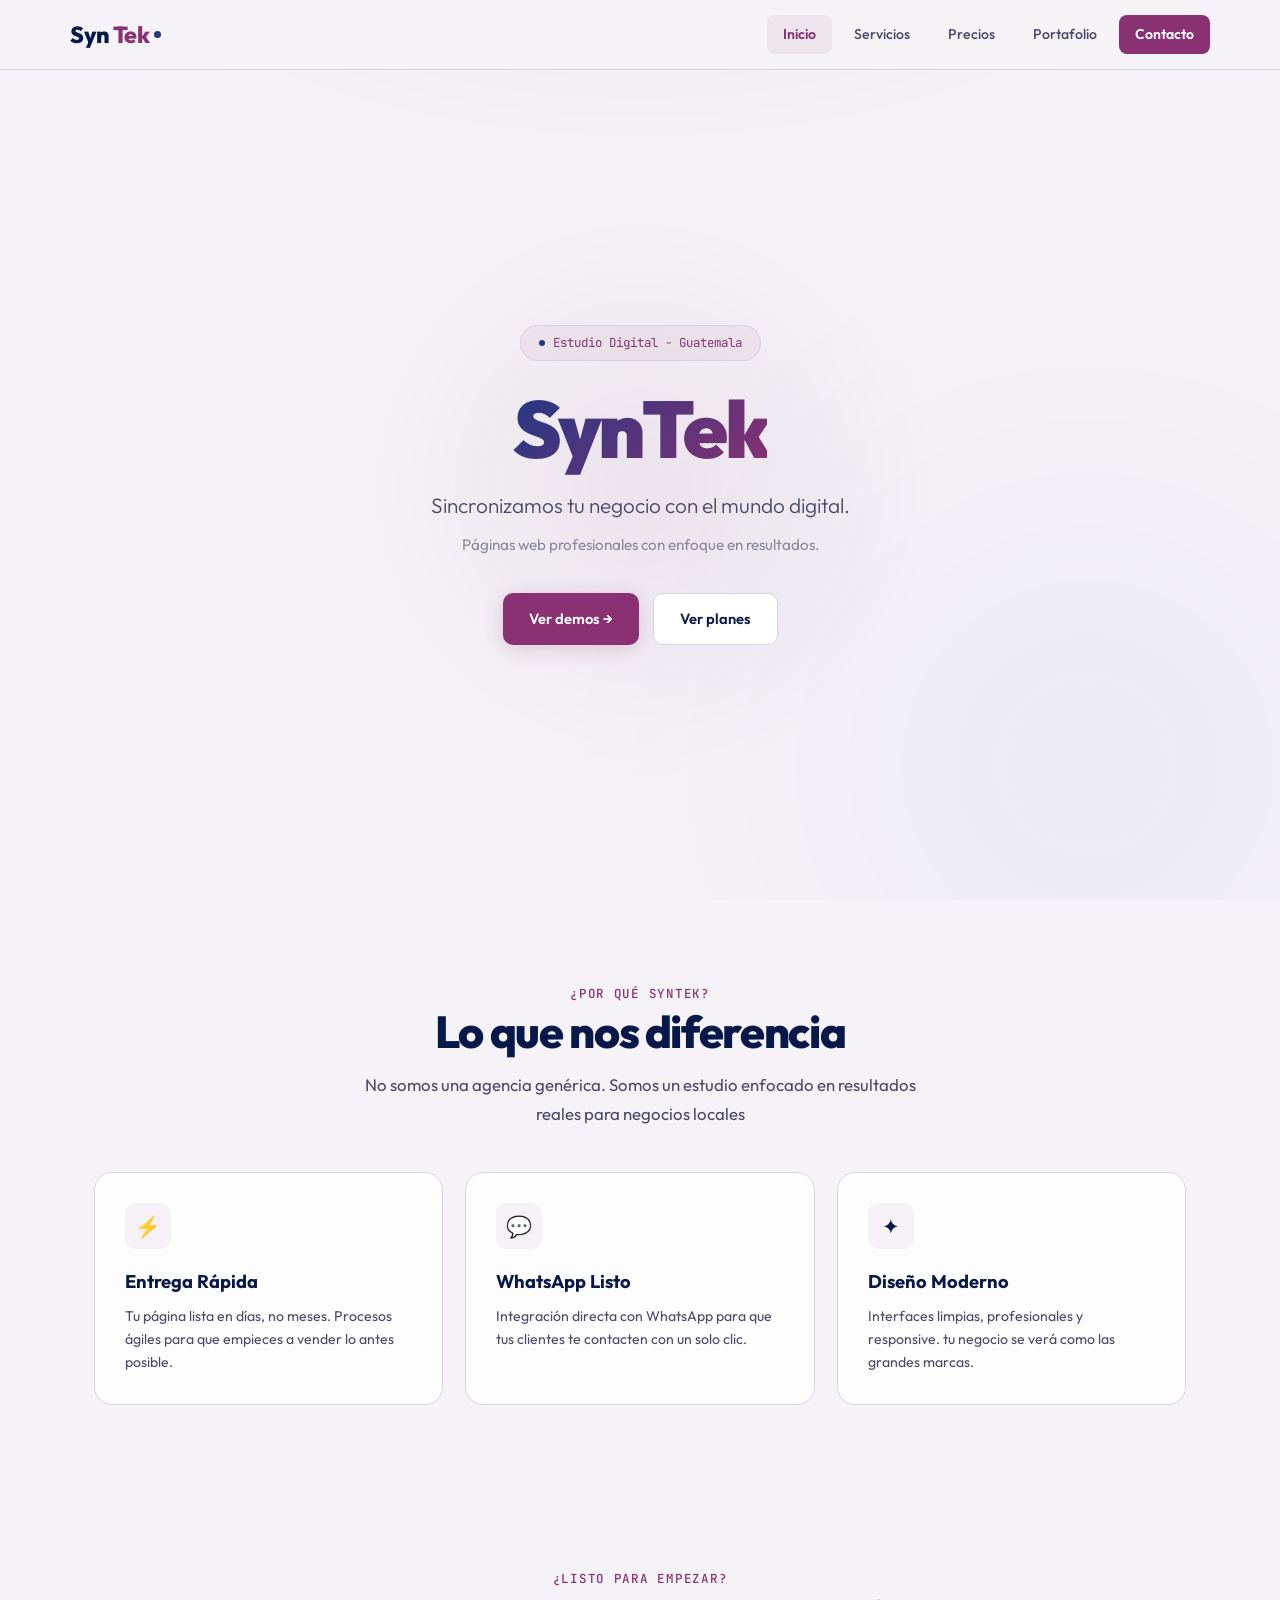
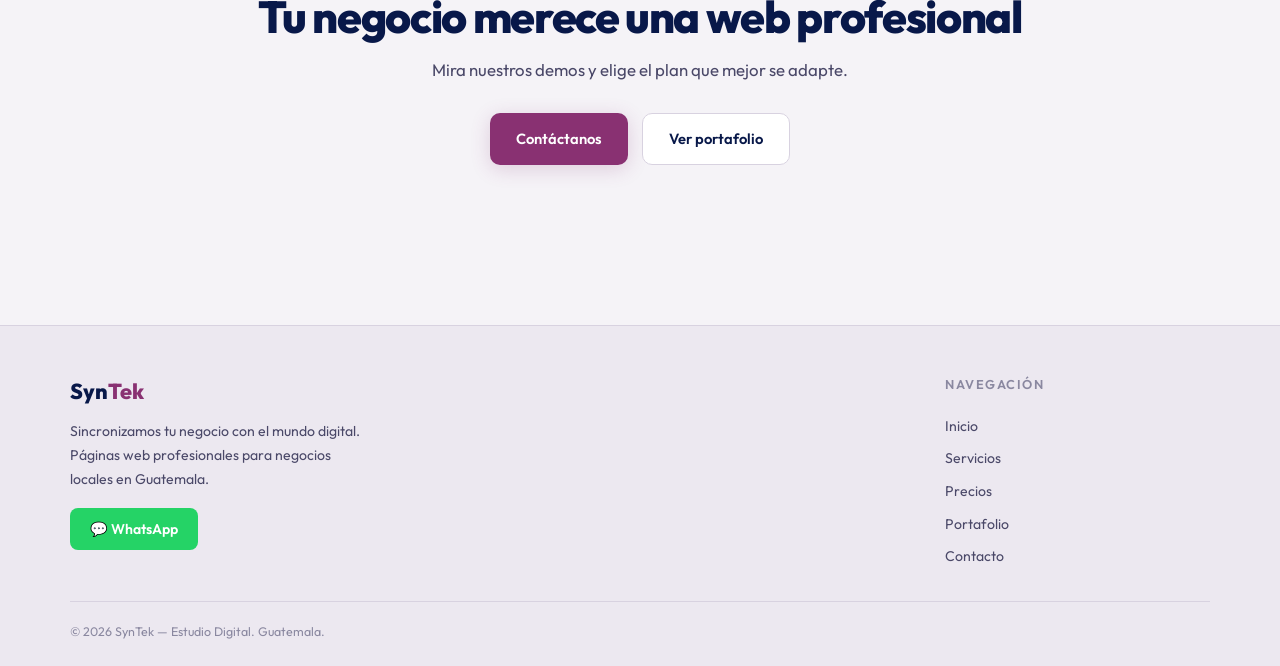
<file: public/index.html>
<!DOCTYPE html>
<html lang="es">
<head>
  <meta charset="UTF-8">
  <meta name="viewport" content="width=device-width, initial-scale=1.0">
  <title>SynTek - Estudio Digital</title>
  <link rel="stylesheet" href="css/stylesheet.css">
</head>
<body>
  <!-- Navbar -->
  <nav class="navbar">
    <div class="navbar-inner">
      <a href="index.html" class="navbar-logo">Syn<span class="logo-accent">Tek</span><span class="logo-dot"></span></a>
      <div class="navbar-links">
        <a href="index.html" class="active">Inicio</a>
        <a href="servicios.html">Servicios</a>
        <a href="precios.html">Precios</a>
        <a href="portafolio.html">Portafolio</a>
        <a href="contacto.html" class="navbar-cta">Contacto</a>
      </div>

      <button class="hamburger" id="hamburger" aria-label="Menú"><span></span><span></span><span></span></button>
    </div>

    <!-- Mobile Menu -->
    <div class="mobile-menu" id="mobileMenu">
      <a href="index.html" class="active">Inicio</a>
      <a href="servicios.html">Servicios</a>
      <a href="precios.html">Precios</a>
      <a href="portafolio.html">Portafolio</a>
      <a href="contacto.html">Contacto</a>
    </div>
  </nav>

  <div class="page-wrapper">
    <section class="hero">
      <div class="hero-content">
        <div class="hero-badge">Estudio Digital - Guatemala</div>
        <h1><span>SynTek</span></h1>
        <p class="hero-tagline">Sincronizamos tu negocio con el mundo digital.</p>
        <p class="hero-sub">Páginas web profesionales con enfoque en resultados.</p>
        <div class="hero-buttons">
          <a href="portafolio.html" class="btn btn-primary">Ver demos →</a>
          <a href="precios.html" class="btn btn-secondary">Ver planes</a>
        </div>
      </div>
    </section>

    <section class="section">
      <div class="text-center">
        <span class="section-label">¿Por qué SynTek?</span>
        <h2 class="section-title">Lo que nos diferencia</h2>
        <p class="section-sub mx-auto">No somos una agencia genérica. Somos un estudio enfocado en resultados reales para negocios locales</p>
      </div>

      <div class="cards-grid">
        <div class="card">
          <div class="card-icon">⚡</div>
          <h3>Entrega Rápida</h3>
          <p>Tu página lista en días, no meses. Procesos ágiles para que empieces a vender lo antes posible.</p>
        </div>

        <div class="card">
          <div class="card-icon">💬</div>
          <h3>WhatsApp Listo</h3>
          <p>Integración directa con WhatsApp para que tus clientes te contacten con un solo clic.</p>
        </div>

        <div class="card">
          <div class="card-icon">✦</div>
          <h3>Diseño Moderno</h3>
          <p>Interfaces limpias, profesionales y responsive. tu negocio se verá como las grandes marcas.</p>
        </div>
      </div>
    </section>

    <section class="section text-center">
      <span class="section-label">¿Listo para empezar?</span>
      <h2 class="section-title"> Tu negocio merece una web profesional</h2>
      <p class="section-sub mx-auto" style="margin-bottom: 28px;">Mira nuestros demos y elige el plan que mejor se adapte.</p>
      <div class="flex-center">
        <a href="contacto.html" class="btn btn-primary">Contáctanos</a>
        <a href="portafolio.html" class="btn btn-secondary">Ver portafolio</a>
      </div>
    </section>

    <footer class="footer" id="whatsapp">
      <div class="footer-inner">
        <div class="footer-brand">
          <h3>Syn<span>Tek</span></h3>
          <p>Sincronizamos tu negocio con el mundo digital. Páginas web profesionales para negocios locales en Guatemala.</p>
          <a href="#whatsapp" class="footer-wa">💬 WhatsApp</a>
        </div>

        <div></div>

        <div class="footer-col">
          <h4>Navegación</h4>
          <a href="index.html">Inicio</a><a href="servicios.html">Servicios</a><a href="precios.html">Precios</a><a href="portafolio.html">Portafolio</a><a href="contacto.html">Contacto</a>
        </div>
      </div>

      <div class="footer-bottom">
        <span>© 2026 SynTek — Estudio Digital. Guatemala.</span>
      </div>
    </footer>
  </div>

  <script src="js/script.js"></script>
</body>
</html>
</file>
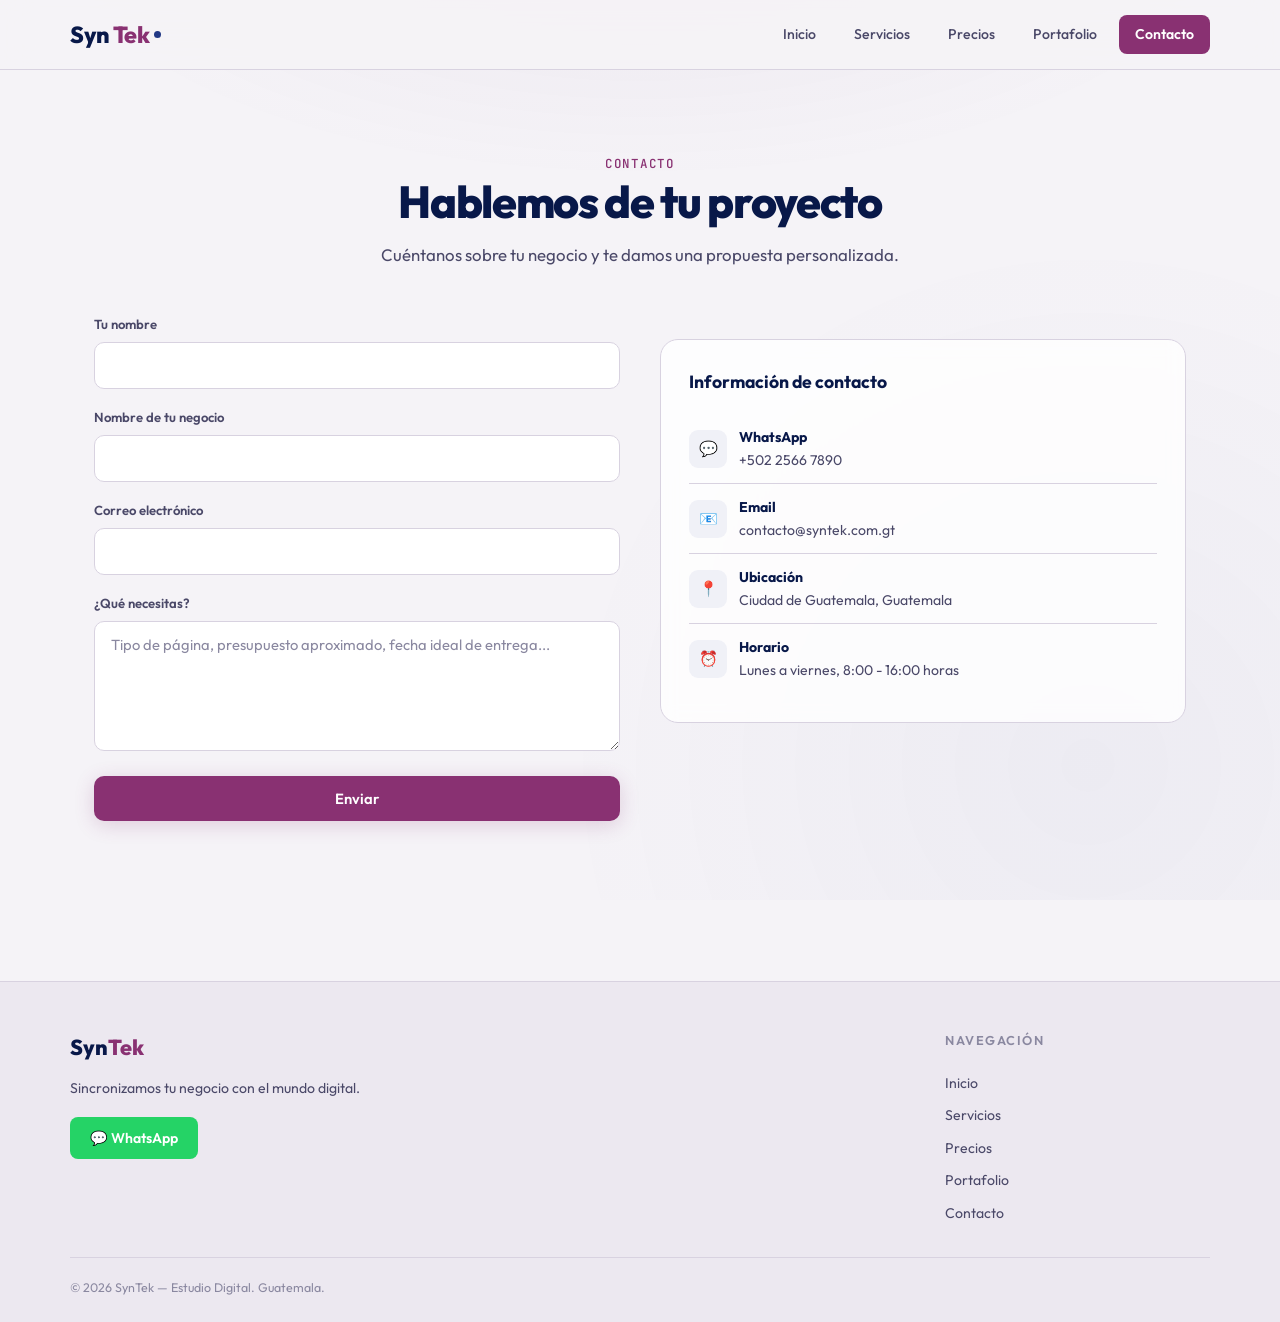
<file: public/contacto.html>
<!DOCTYPE html>
<html lang="es">
<head>
  <meta charset="UTF-8">
  <meta name="viewport" content="width=device-width, initial-scale=1.0">
  <title>Contacto — SynTek</title>
  <link rel="stylesheet" href="css/stylesheet.css">
</head>
<body>
  <nav class="navbar">
    <div class="navbar-inner">
      <a href="index.html" class="navbar-logo">Syn<span class="logo-accent">Tek</span><span class="logo-dot"></span></a>
      <div class="navbar-links">
        <a href="index.html">Inicio</a><a href="servicios.html">Servicios</a><a href="precios.html">Precios</a><a href="portafolio.html">Portafolio</a><a href="contacto.html" class="navbar-cta active">Contacto</a>
      </div>
      <button class="hamburger" id="hamburger" aria-label="Menú"><span></span><span></span><span></span></button>
    </div>
    <div class="mobile-menu" id="mobileMenu">
      <a href="index.html">Inicio</a><a href="servicios.html">Servicios</a><a href="precios.html">Precios</a><a href="portafolio.html">Portafolio</a><a href="contacto.html" class="active">Contacto</a>
    </div>
  </nav>
  <div class="page-wrapper">
    <section class="section">
      <div class="text-center">
        <span class="section-label">Contacto</span>
        <h2 class="section-title">Hablemos de tu proyecto</h2>
        <p class="section-sub mx-auto">Cuéntanos sobre tu negocio y te damos una propuesta personalizada.</p>
      </div>
      <div class="contact-grid">
        <form id="contactForm">
          <div class="form-group"><label class="form-label">Tu nombre</label><input type="text" class="form-input" placeholder="" required></div>
          <div class="form-group"><label class="form-label">Nombre de tu negocio</label><input type="text" class="form-input" placeholder="" required></div>
          <div class="form-group"><label class="form-label">Correo electrónico</label><input type="email" class="form-input" placeholder="" required></div>
          <div class="form-group"><label class="form-label">¿Qué necesitas?</label><textarea class="form-textarea" placeholder="Tipo de página, presupuesto aproximado, fecha ideal de entrega..." required></textarea></div>
          <button type="submit" class="btn btn-primary btn-full">Enviar</button>
          <p id="formMsg" style="display:none;color:#22c55e;text-align:center;margin-top:14px;font-size:0.88rem;">¡Mensaje recibido!</p>
        </form>
        <div>
          <br>
          <div class="info-card">
            <h3>Información de contacto</h3>
            <div class="info-item"><div class="info-icon">💬</div><div><strong>WhatsApp</strong>+502 2566 7890</div></div>
            <div class="info-item"><div class="info-icon">📧</div><div><strong>Email</strong>contacto@syntek.com.gt</div></div>
            <div class="info-item"><div class="info-icon">📍</div><div><strong>Ubicación</strong>Ciudad de Guatemala, Guatemala</div></div>
            <div class="info-item"><div class="info-icon">⏰</div><div><strong>Horario</strong>Lunes a viernes, 8:00 - 16:00 horas</div></div>
          </div>
        </div>
      </div>
    </section>
    <footer class="footer" id="whatsapp">
      <div class="footer-inner">
        <div class="footer-brand"><h3>Syn<span>Tek</span></h3><p>Sincronizamos tu negocio con el mundo digital.</p><a href="#whatsapp" class="footer-wa">💬 WhatsApp</a></div>
        <div></div>
        <div class="footer-col"><h4>Navegación</h4><a href="index.html">Inicio</a><a href="servicios.html">Servicios</a><a href="precios.html">Precios</a><a href="portafolio.html">Portafolio</a><a href="contacto.html">Contacto</a></div>
      </div>
      <div class="footer-bottom"><span>© 2026 SynTek — Estudio Digital. Guatemala.</span></div>
    </footer>
  </div>
  <script src="js/script.js"></script>
</body>
</html>
</file>
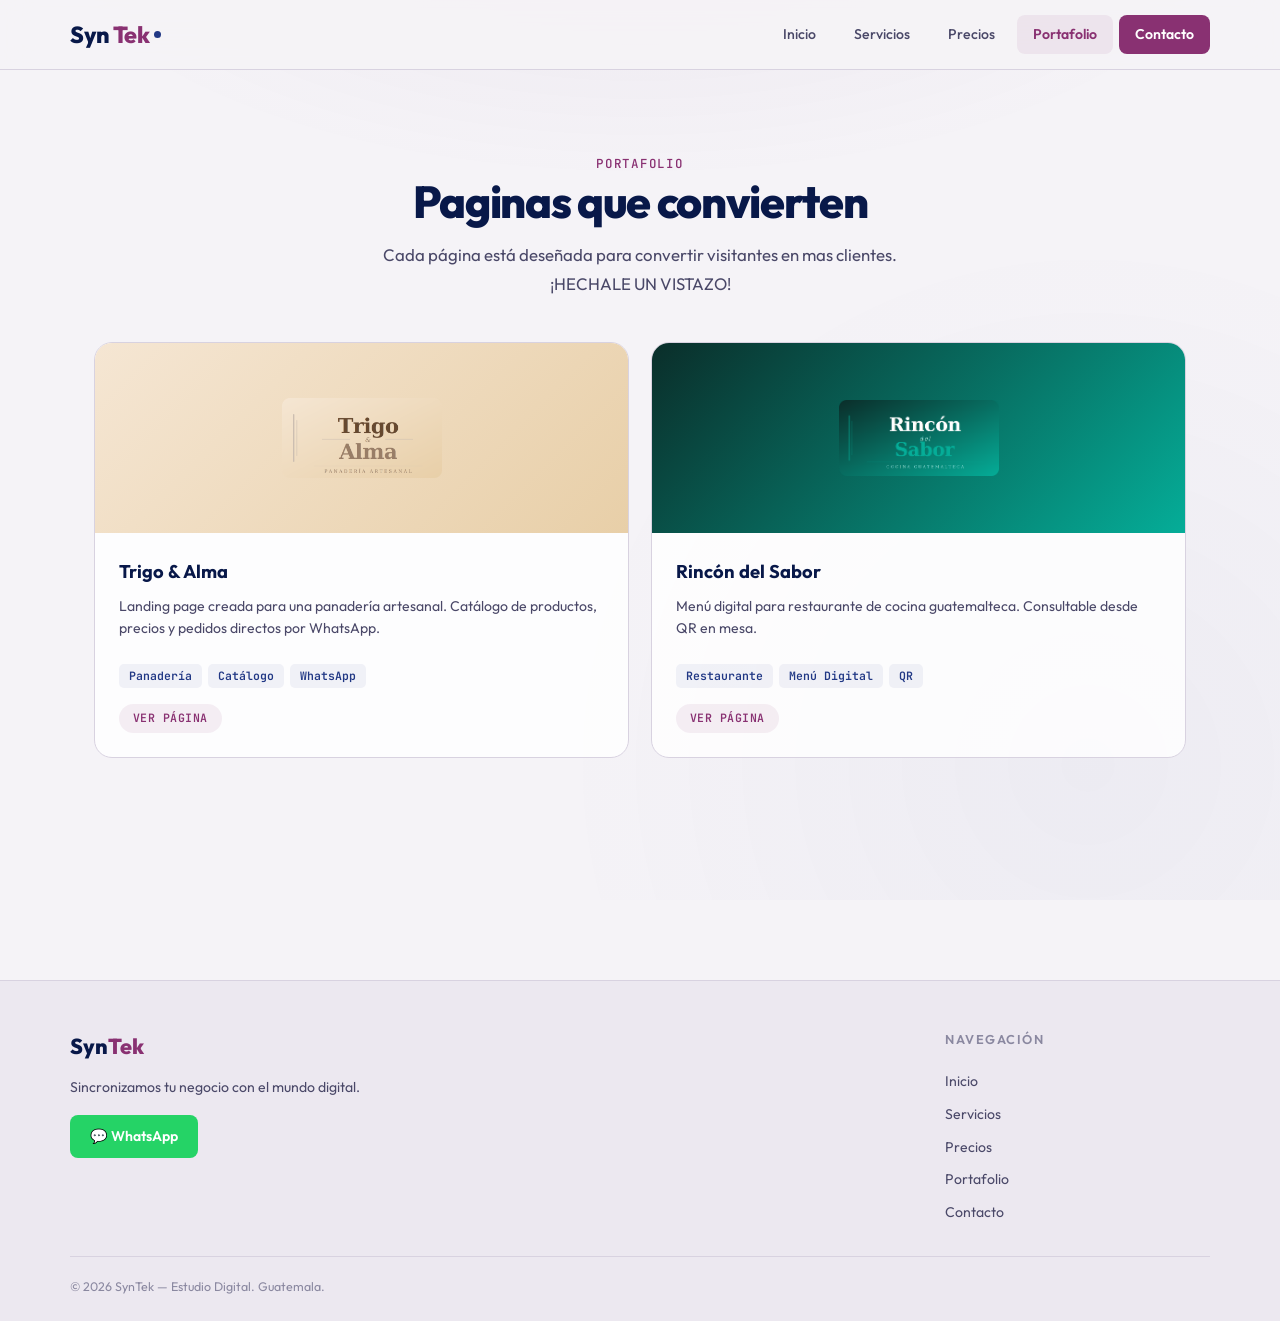
<file: public/portafolio.html>
<!DOCTYPE html>
<html lang="es">
<head>
  <meta charset="UTF-8">
  <meta name="viewport" content="width=device-width, initial-scale=1.0">
  <title>Portafolio - SynTek</title>
  <link rel="stylesheet" href="css/stylesheet.css">
</head>
<body>
  <nav class="navbar">
    <div class="navbar-inner">
      <a href="index.html" class="navbar-logo">Syn<span class="logo-accent">Tek</span><span class="logo-dot"></span></a>
      <div class="navbar-links">
        <a href="index.html">Inicio</a><a href="servicios.html">Servicios</a><a href="precios.html">Precios</a><a href="portafolio.html" class="active">Portafolio</a><a href="contacto.html" class="navbar-cta">Contacto</a>
      </div>

      <button class="hamburger" id="hamburger" aria-label="Menú"><span></span><span></span><span></span></button>
    </div>

    <div class="mobile-menu" id="mobileMenu">
      <a href="index.html">Inicio</a><a href="servicios.html">Servicios</a><a href="precios.html">Precios</a><a href="portafolio.html" class="active">Portafolio</a><a href="contacto.html">Contacto</a>
    </div>
  </nav>

  <div class="page-wrapper">
    <section class="section">
      <div class="text-center">
        <span class="section-label">Portafolio</span>
        <h2 class="section-title">Paginas que convierten</h2>
        <p class="section-sub mx-auto">Cada página está deseñada para convertir visitantes en mas clientes.</p>
        <p class="section-sub mx-auto">¡HECHALE UN VISTAZO!</p>
      </div>

      <div class="cards-grid">
        <!-- Trigo & Alma — Panadería -->
        <a href="https://trigo-alma-panaderia.web.app/" target="_blank" class="portfolio-card">
          <div class="portfolio-preview panaderia">
            <img src="img/logo-trigo-alma.png" alt="Trigo & Alma" style="width: 160px; object-fit: contain;" />
          </div>
          <div class="portfolio-body">
            <h3>Trigo & Alma</h3>
            <p>Landing page creada para una panadería artesanal. Catálogo de productos, precios y pedidos directos por WhatsApp.</p>
            <div><span class="tag">Panadería</span><span class="tag">Catálogo</span><span class="tag">WhatsApp</span></div>
            <div class="mt-16"><span class="badge-soon">VER PÁGINA</span></div>
          </div>
        </a>

        <!-- Rincón del Sabor — Restaurante -->
        <a href="https://rincon-sabor-restaurante.web.app/" target="_blank" class="portfolio-card">
          <div class="portfolio-preview restaurante">
            <img src="img/logo-rincon-del-sabor.png" alt="Rincón del Sabor" style="width: 160px; object-fit: contain;" />
          </div>
          <div class="portfolio-body">
            <h3>Rincón del Sabor</h3>
            <p>Menú digital para restaurante de cocina guatemalteca. Consultable desde QR en mesa.</p>
            <div><span class="tag">Restaurante</span><span class="tag">Menú Digital</span><span class="tag">QR</span></div>
            <div class="mt-16"><span class="badge-soon">VER PÁGINA</span></div>
          </div>
        </a>
        </div>
      </div>
      </div>
    </section>

    <footer class="footer" id="whatsapp">
      <div class="footer-inner">
        <div class="footer-brand"><h3>Syn<span>Tek</span></h3><p>Sincronizamos tu negocio con el mundo digital.</p><a href="#whatsapp" class="footer-wa">💬 WhatsApp</a></div>
        <div></div>
        <div class="footer-col"><h4>Navegación</h4><a href="index.html">Inicio</a><a href="servicios.html">Servicios</a><a href="precios.html">Precios</a><a href="portafolio.html">Portafolio</a><a href="contacto.html">Contacto</a></div>
      </div>

      <div class="footer-bottom"><span>© 2026 SynTek — Estudio Digital. Guatemala.</span></div>
    </footer>
  </div>

  <script src="js/script.js"></script>
</body>
</html>
</file>
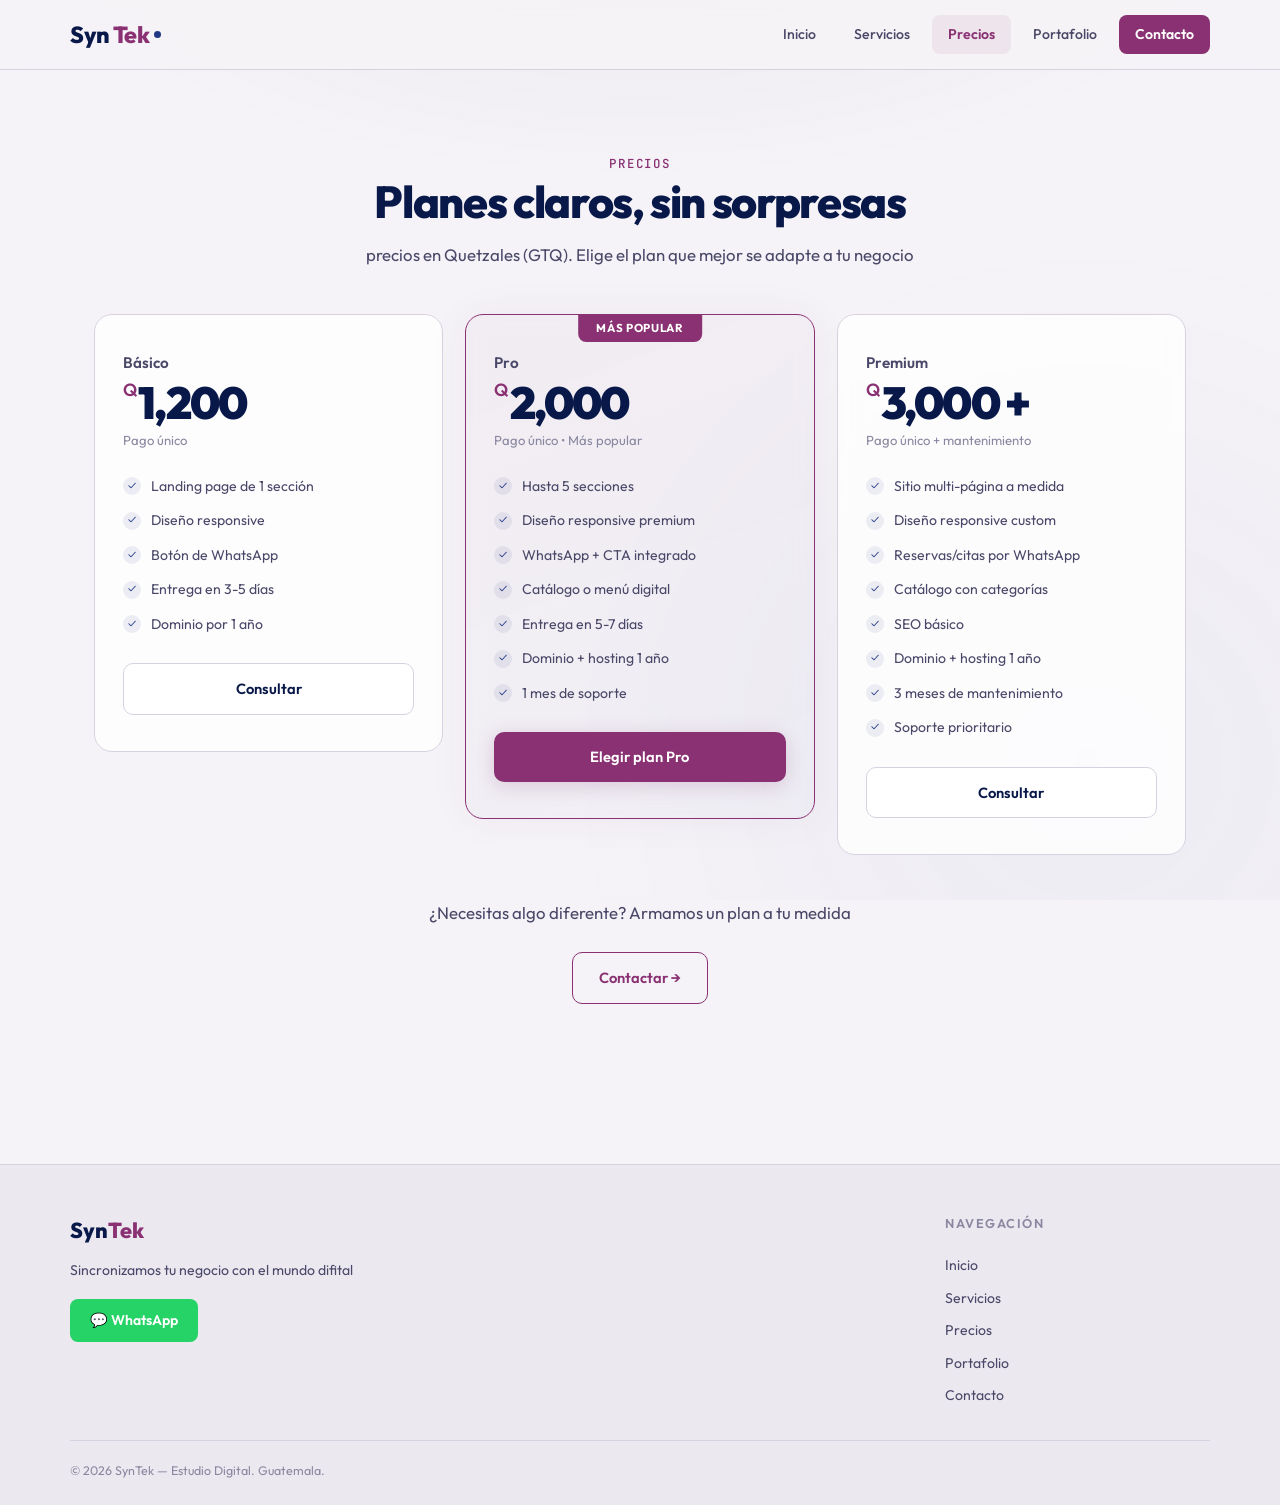
<file: public/precios.html>
<!DOCTYPE html>
<html lang="es">
<head>
  <meta charset="UTF-8">
  <meta name="viewport" content="width=device-width, initial-scale=1.0">
  <title>Precios - SynTek</title>
  <link rel="stylesheet" href="css/stylesheet.css">
</head>
<body>
  <nav class="navbar">
    <div class="navbar-inner">
      <a href="index.html" class="navbar-logo">Syn<span class="logo-accent">Tek</span><Span class="logo-dot"></Span></a>

      <div class="navbar-links">
        <a href="index.html">Inicio</a><a href="servicios.html">Servicios</a><a href="precios.html" class="active">Precios</a><a href="portafolio.html">Portafolio</a><a href="contacto.html" class="navbar-cta">Contacto</a>
      </div>

      <button class="hamburger" id="hamburger" aria-label="Menú"><span></span><span></span><span></span></button>
    </div>

    <div class="mobile-menu" id="mobileMenu">
      <a href="index.html">Inicio</a><a href="servicios.html">Servicios</a><a href="precios.html" class="active">Precios</a><a href="portafolio.html">Portafolio</a><a href="contacto.html">Contacto</a>
    </div>
  </nav>

  <div class="page-wrapper">
    <section class="section">
      <div class="text-center">
        <span class="section-label">Precios</span>
        <h2 class="section-title">Planes claros, sin sorpresas</h2>
        <p class="section-sub mx-auto">precios en Quetzales (GTQ). Elige el plan que mejor se adapte a tu negocio</p>
      </div>

      <!-- Plan Basico -->
      <div class="pricing-grid">
        <div class="price-card">
          <div class="price-name">Básico</div><div class="price-amount"><span class="q">Q</span>1,200</div><div class="price-note">Pago único</div>
          <div class="price-features"><div class="price-feat"><div class="price-check">✓</div><span>Landing page de 1 sección</span></div><div class="price-feat"><div class="price-check">✓</div><span>Diseño responsive</span></div><div class="price-feat"><div class="price-check">✓</div><span>Botón de WhatsApp</span></div><div class="price-feat"><div class="price-check">✓</div><span>Entrega en 3-5 días</span></div><div class="price-feat"><div class="price-check">✓</div><span>Dominio por 1 año</span></div></div>
          <a href="contacto.html" class="btn btn-secondary btn-full">Consultar</a>
        </div>
        
        <!-- Plan Pro -->
        <div class="price-card featured">
          <div class="price-popular">Más popular</div><div class="price-name">Pro</div><div class="price-amount"><span class="q">Q</span>2,000</div><div class="price-note">Pago único • Más popular</div>
          <div class="price-features"><div class="price-feat"><div class="price-check">✓</div><span>Hasta 5 secciones</span></div><div class="price-feat"><div class="price-check">✓</div><span>Diseño responsive premium</span></div><div class="price-feat"><div class="price-check">✓</div><span>WhatsApp + CTA integrado</span></div><div class="price-feat"><div class="price-check">✓</div><span>Catálogo o menú digital</span></div><div class="price-feat"><div class="price-check">✓</div><span>Entrega en 5-7 días</span></div><div class="price-feat"><div class="price-check">✓</div><span>Dominio + hosting 1 año</span></div><div class="price-feat"><div class="price-check">✓</div><span>1 mes de soporte</span></div></div>
          <a href="contacto.html" class="btn btn-primary btn-full">Elegir plan Pro</a>
        </div>
  
        <!-- Plan Premium -->
        <div class="price-card">
          <div class="price-name">Premium</div><div class="price-amount"><span class="q">Q</span>3,000 +</div><div class="price-note">Pago único + mantenimiento</div>
          <div class="price-features"><div class="price-feat"><div class="price-check">✓</div><span>Sitio multi-página a medida</span></div><div class="price-feat"><div class="price-check">✓</div><span>Diseño responsive custom</span></div><div class="price-feat"><div class="price-check">✓</div><span>Reservas/citas por WhatsApp</span></div><div class="price-feat"><div class="price-check">✓</div><span>Catálogo con categorías</span></div><div class="price-feat"><div class="price-check">✓</div><span>SEO básico</span></div><div class="price-feat"><div class="price-check">✓</div><span>Dominio + hosting 1 año</span></div><div class="price-feat"><div class="price-check">✓</div><span>3 meses de mantenimiento</span></div><div class="price-feat"><div class="price-check">✓</div><span>Soporte prioritario</span></div></div>
          <a href="contacto.html" class="btn btn-secondary btn-full">Consultar</a>
        </div>
      </div>

      <div class="text-center mt-44"><p class="section-sub mx-auto">¿Necesitas algo diferente? Armamos un plan a tu medida</p><a href="contacto.html" class="btn btn-outline mt-24">Contactar →</a></div>
    </section>

    <footer class="footer" id="whatsapp">
      <div class="footer-inner">
        <div class="footer-brand"><h3>Syn<span>Tek</span></h3><p>Sincronizamos tu negocio con el mundo difital</p><a href="#whatsapp" class="footer-wa">💬 WhatsApp</a></div>
        <div></div>
        <div class="footer-col"><h4>Navegación</h4><a href="index.html">Inicio</a><a href="servicios.html">Servicios</a><a href="precios.html">Precios</a><a href="portafolio.html">Portafolio</a><a href="contacto.html">Contacto</a></div>
      </div>

      <div class="footer-bottom"><span>© 2026 SynTek — Estudio Digital. Guatemala.</span></div>
    </footer>
  </div>

  <script src="js/script.js"></script>
</body>
</html>
</file>
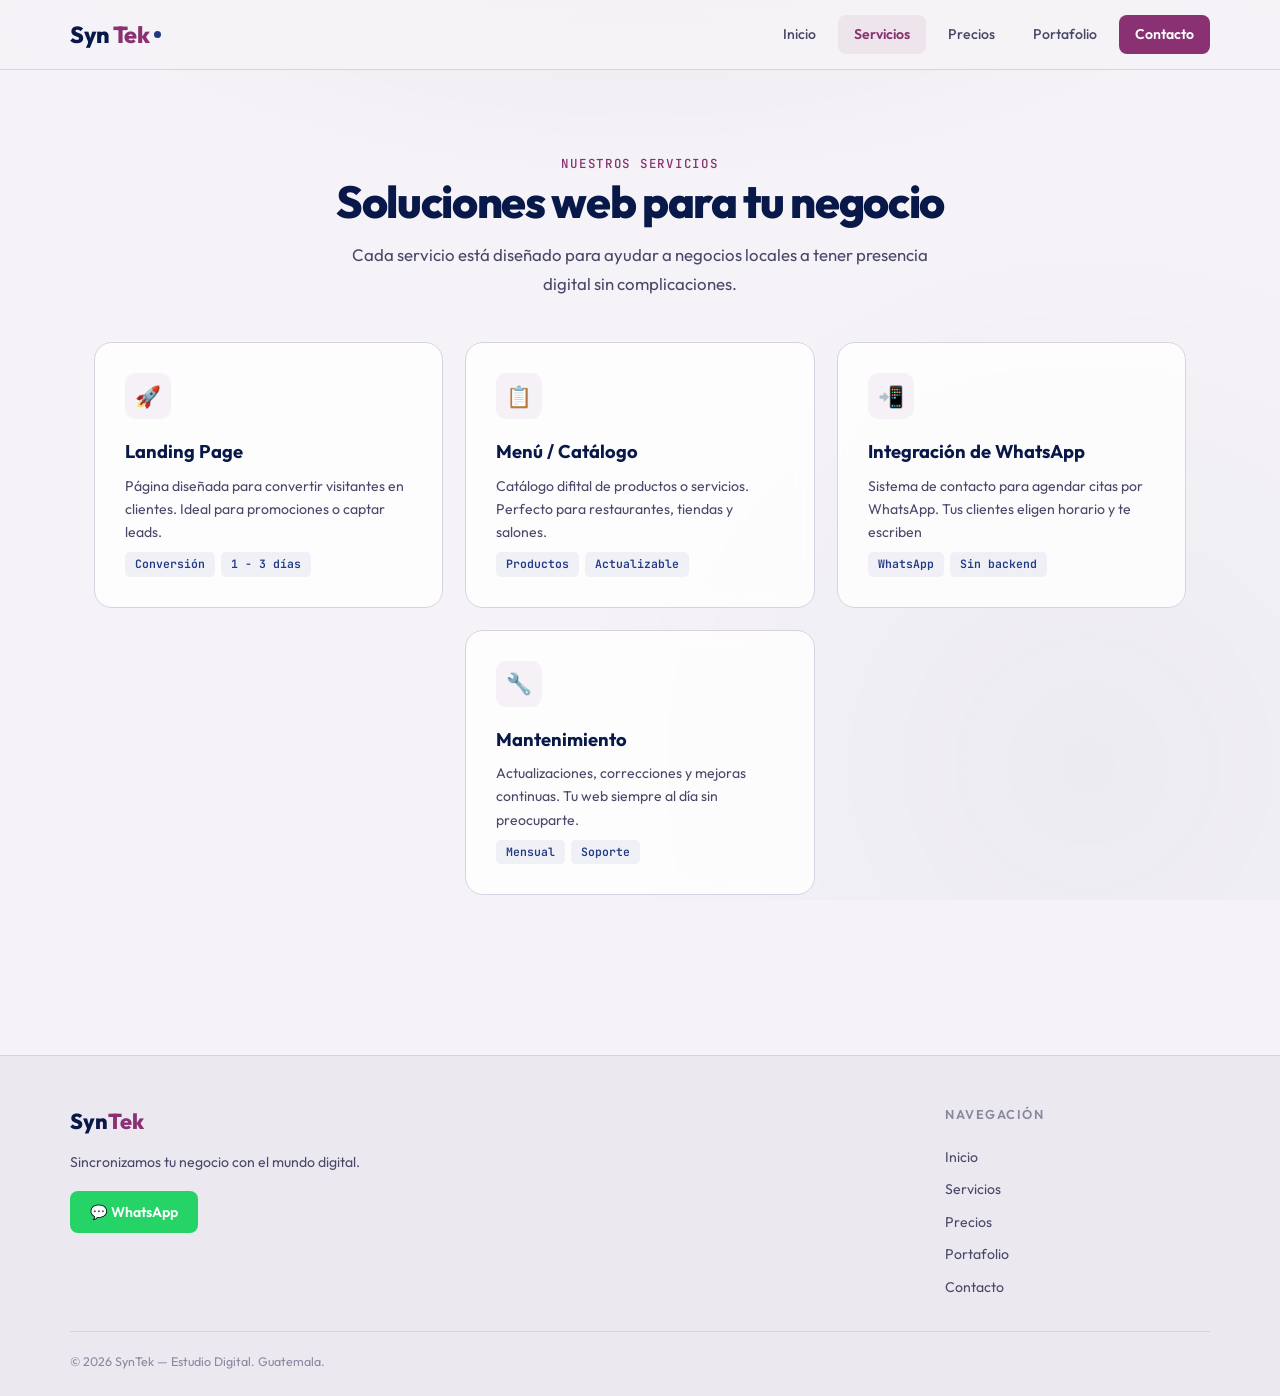
<file: public/servicios.html>
<!DOCTYPE html>
<html lang="es">
<head>
  <meta charset="UTF-8">
  <meta name="viewport" content="width=device-width, initial-scale=1.0">
  <title>Servicios - SynTek</title>
  <link rel="stylesheet" href="css/stylesheet.css">
</head>
<body>
  <nav class="navbar">
    <div class="navbar-inner">
      <a href="index.html" class="navbar-logo">Syn<span class="logo-accent">Tek</span><span class="logo-dot"></span></a>
      <div class="navbar-links">
        <a href="index.html">Inicio</a><a href="servicios.html" class="active">Servicios</a><a href="precios.html">Precios</a><a href="portafolio.html">Portafolio</a><a href="contacto.html" class="navbar-cta">Contacto</a>
      </div>

      <button class="hamburger" id="hamburger" aria-label="Menú"><span></span><span></span><span></span></button>
    </div>

    <div class="mobile-menu" id="mobileMenu">
      <a href="index.html">Inicio</a><a href="servicios.html" class="active">Servicios</a><a href="precios.html">Precios</a><a href="portafolio.html">Portafolio</a><a href="contacto.html">Contacto</a>
    </div>
  </nav>

  <div class="page-wrapper">
    <section class="section">
      <div class="text-center">
        <span class="section-label">Nuestros servicios</span>
        <h2 class="section-title">Soluciones web para tu negocio</h2>
        <p class="section-sub mx-auto">Cada servicio está diseñado para ayudar a negocios locales a tener presencia digital sin complicaciones.</p>
      </div>

      <div class="cards-grid">
        <div class="card"><div class="card-icon">🚀</div><h3>Landing Page</h3><p>Página diseñada para convertir visitantes en clientes. Ideal para promociones o captar leads.</p><div><span class="tag">Conversión</span><span class="tag">1 - 3 días</span></div></div>
        <div class="card"><div class="card-icon">📋</div><h3>Menú / Catálogo</h3><p>Catálogo difital de productos o servicios. Perfecto para restaurantes, tiendas y salones.</p><div><span class="tag">Productos</span><span class="tag">Actualizable</span></div></div>
        <div class="card"><div class="card-icon">📲</div><h3>Integración de WhatsApp</h3><p>Sistema de contacto para agendar citas por WhatsApp. Tus clientes eligen horario y te escriben</p><div><span class="tag">WhatsApp</span><span class="tag">Sin backend</span></div></div>
        <div></div>
        <div class="card"><div class="card-icon">🔧</div><h3>Mantenimiento</h3><p>Actualizaciones, correcciones y mejoras continuas. Tu web siempre al día sin preocuparte.</p><div><span class="tag">Mensual</span><span class="tag">Soporte</span></div></div>
      </div>
    </section>

    <footer class="footer" id="whatsapp">
      <div class="footer-inner">
        <div class="footer-brand"><h3>Syn<span>Tek</span></h3><p>Sincronizamos tu negocio con el mundo digital.</p><a href="#whatsapp" class="footer-wa">💬 WhatsApp</a></div>
        <div></div>
        <div class="footer-col"><h4>Navegación</h4><a href="index.html">Inicio</a><a href="servicios.html">Servicios</a><a href="precios.html">Precios</a><a href="portafolio.html">Portafolio</a><a href="contacto.html">Contacto</a></div>
      </div>

      <div class="footer-bottom"><span>© 2026 SynTek — Estudio Digital. Guatemala.</span></div>
    </footer>
  </div>

  <script src="js/script.js"></script>
</body>
</html>
</file>
<file: public/css/stylesheet.css>
/* =============================================
   SYNTEK — Paleta: Lapis Velvet Evening (Tema Intermedio)
   Elegante, vivo, profesional
   ============================================= */

@import url('https://fonts.googleapis.com/css2?family=Outfit:wght@300;400;500;600;700;800;900&family=JetBrains+Mono:wght@400;500&display=swap');

:root {
  --bg-primary: #f5f3f7;
  --bg-secondary: #ece8f0;
  --bg-card: rgba(255, 255, 255, 0.8);
  --bg-card-solid: #ffffff;
  --text-primary: #081849;
  --text-secondary: #4a4868;
  --text-muted: #8a88a0;
  --accent: #213885;
  --accent-bright: #4a6abf;
  --accent-glow: rgba(33, 56, 133, 0.07);
  --accent-glow-strong: rgba(33, 56, 133, 0.14);
  --accent-secondary: #893172;
  --accent-purple: #5F3475;
  --border: #d8d2e0;
  --border-hover: #b8a8cc;
  --success: #213885;
  --warning: #893172;
  --radius: 12px;
  --radius-lg: 18px;
  --font-main: 'Outfit', sans-serif;
  --font-mono: 'JetBrains Mono', monospace;
  --max-width: 1140px;
  --transition: 0.3s cubic-bezier(0.4, 0, 0.2, 1);
}

*, *::before, *::after { margin: 0; padding: 0; box-sizing: border-box; }
html { scroll-behavior: smooth; -webkit-font-smoothing: antialiased; }

body {
  font-family: var(--font-main);
  background: var(--bg-primary);
  color: var(--text-primary);
  line-height: 1.6;
  min-height: 100vh;
  overflow-x: hidden;
}

body::before {
  content: '';
  position: fixed;
  inset: 0;
  background: radial-gradient(ellipse 80% 50% at 50% -10%, rgba(95, 52, 117, 0.06) 0%, transparent 60%), radial-gradient(circle at 85% 85%, rgba(33, 56, 133, 0.04) 0%, transparent 40%);
  pointer-events: none;
  z-index: 0;
}

a { color: inherit; text-decoration: none; }
ul { list-style: none; }
img { max-width: 100%; display: block; }

/* NAVBAR */
.navbar {
  position: fixed; top: 0; left: 0; right: 0; z-index: 1000;
  height: 70px; display: flex; align-items: center; justify-content: center; padding: 0 24px;
  background: rgba(245, 243, 247, 0.9); backdrop-filter: blur(16px); border-bottom: 1px solid var(--border);
  isolation: isolate;
}
.navbar-inner { max-width: var(--max-width); width: 100%; display: flex; align-items: center; justify-content: space-between; }
.navbar-logo { font-size: 1.45rem; font-weight: 800; letter-spacing: -0.02em; display: flex; align-items: center; gap: 3px; }
.logo-accent { color: var(--accent-secondary); }
.logo-dot { width: 7px; height: 7px; border-radius: 50%; background: var(--accent); margin-left: 2px; animation: pulse 2s ease-in-out infinite; }
@keyframes pulse { 0%, 100% { opacity: 1; transform: scale(1); } 50% { opacity: 0.4; transform: scale(0.75); } }
.navbar-links { display: flex; gap: 6px; align-items: center; }
.navbar-links a { padding: 8px 16px; border-radius: 8px; font-size: 0.88rem; font-weight: 500; color: var(--text-secondary); transition: var(--transition); }
.navbar-links a:hover { color: var(--text-primary); background: rgba(137, 49, 114, 0.06); }
.navbar-links a.active { color: var(--accent-secondary); background: rgba(137, 49, 114, 0.08); font-weight: 600; }
.navbar-cta { background: var(--accent-secondary) !important; color: white !important; font-weight: 600 !important; }
.navbar-cta:hover { background: #a33d88 !important; transform: translateY(-1px); }

.hamburger { display: none; flex-direction: column; gap: 5px; cursor: pointer; padding: 8px; background: none; border: none; z-index: 1001; }
.hamburger span { width: 22px; height: 2px; background: var(--text-primary); border-radius: 2px; transition: var(--transition); }
.hamburger.open span:nth-child(1) { transform: rotate(45deg) translate(5px, 5px); }
.hamburger.open span:nth-child(2) { opacity: 0; }
.hamburger.open span:nth-child(3) { transform: rotate(-45deg) translate(5px, -5px); }

.mobile-menu { display: none; position: fixed; top: 70px; left: 0; right: 0; bottom: 0; background: #f5f3f7; flex-direction: column; padding: 24px; gap: 8px; z-index: 1002; }
.mobile-menu.open { display: flex; }
.mobile-menu a { padding: 16px; border-radius: var(--radius); font-size: 1.05rem; font-weight: 500; color: var(--text-secondary); transition: var(--transition); }
.mobile-menu a:hover, .mobile-menu a.active { color: var(--accent-secondary); background: rgba(137, 49, 114, 0.08); }
@media (max-width: 768px) { .navbar-links { display: none; } .hamburger { display: flex; } }

/* FOOTER */
.footer { background: var(--bg-secondary); border-top: 1px solid var(--border); padding: 48px 24px 24px; margin-top: 80px; }
.footer-inner { max-width: var(--max-width); margin: 0 auto; display: grid; grid-template-columns: 2fr 1fr 1fr; gap: 40px; }
.footer-brand h3 { font-size: 1.35rem; font-weight: 800; margin-bottom: 12px; }
.footer-brand h3 span { color: var(--accent-secondary); }
.footer-brand p { color: var(--text-secondary); font-size: 0.88rem; max-width: 300px; line-height: 1.7; }
.footer-wa { display: inline-flex; align-items: center; gap: 8px; margin-top: 16px; padding: 10px 20px; background: #25D366; color: white; border-radius: 8px; font-weight: 600; font-size: 0.88rem; transition: var(--transition); }
.footer-wa:hover { background: #1ebe5d; transform: translateY(-2px); }
.footer-col h4 { font-size: 0.8rem; font-weight: 600; text-transform: uppercase; letter-spacing: 0.12em; color: var(--text-muted); margin-bottom: 16px; }
.footer-col a { display: block; color: var(--text-secondary); font-size: 0.88rem; padding: 5px 0; transition: var(--transition); }
.footer-col a:hover { color: var(--accent-secondary); transform: translateX(3px); }
.footer-bottom { max-width: var(--max-width); margin: 28px auto 0; padding-top: 20px; border-top: 1px solid var(--border); display: flex; justify-content: space-between; font-size: 0.78rem; color: var(--text-muted); }
@media (max-width: 768px) { .footer-inner { grid-template-columns: 1fr; gap: 28px; } .footer-bottom { flex-direction: column; gap: 6px; text-align: center; } }

/* SECTIONS */
.page-wrapper { padding-top: 70px; min-height: 100vh; position: relative; z-index: 1; }
.section { max-width: var(--max-width); margin: 0 auto; padding: 80px 24px; }
.section-label { font-family: var(--font-mono); font-size: 0.78rem; font-weight: 500; color: var(--accent-secondary); letter-spacing: 0.14em; text-transform: uppercase; margin-bottom: 10px; }
.section-title { font-size: clamp(1.9rem, 4.5vw, 2.8rem); font-weight: 800; letter-spacing: -0.03em; line-height: 1.15; margin-bottom: 14px; color: var(--text-primary); }
.section-sub { font-size: 1.05rem; color: var(--text-secondary); max-width: 580px; line-height: 1.7; }
.text-center { text-align: center; }
.mx-auto { margin-left: auto; margin-right: auto; }

/* HERO */
.hero { min-height: calc(100vh - 70px); display: flex; align-items: center; justify-content: center; text-align: center; padding: 80px 24px; position: relative; }
.hero::before { content: ''; position: absolute; top: 50%; left: 50%; transform: translate(-50%, -50%); width: 600px; height: 600px; background: radial-gradient(circle, rgba(137, 49, 114, 0.08) 0%, transparent 70%); border-radius: 50%; pointer-events: none; }
.hero-content { position: relative; z-index: 1; max-width: 760px; }
.hero-badge { display: inline-flex; align-items: center; gap: 8px; padding: 7px 18px; background: rgba(137, 49, 114, 0.06); border: 1px solid rgba(137, 49, 114, 0.12); border-radius: 100px; font-family: var(--font-mono); font-size: 0.78rem; color: var(--accent-secondary); margin-bottom: 28px; animation: fadeDown 0.7s ease-out; }
.hero-badge::before { content: ''; width: 6px; height: 6px; background: var(--accent); border-radius: 50%; animation: pulse 2s ease-in-out infinite; }
.hero h1 { font-size: clamp(2.8rem, 7.5vw, 5rem); font-weight: 900; letter-spacing: -0.04em; line-height: 1; margin-bottom: 20px; animation: fadeUp 0.7s ease-out; }
.hero h1 span { background: linear-gradient(135deg, var(--accent), var(--accent-secondary)); -webkit-background-clip: text; -webkit-text-fill-color: transparent; background-clip: text; }
.hero-tagline { font-size: clamp(1.05rem, 2.2vw, 1.3rem); color: var(--text-secondary); margin-bottom: 10px; font-weight: 300; animation: fadeUp 0.7s ease-out 0.1s both; }
.hero-sub { font-size: 0.95rem; color: var(--text-muted); margin-bottom: 36px; animation: fadeUp 0.7s ease-out 0.2s both; }
.hero-buttons { display: flex; gap: 14px; justify-content: center; flex-wrap: wrap; animation: fadeUp 0.7s ease-out 0.3s both; }
@keyframes fadeUp { from { opacity: 0; transform: translateY(18px); } to { opacity: 1; transform: translateY(0); } }
@keyframes fadeDown { from { opacity: 0; transform: translateY(-10px); } to { opacity: 1; transform: translateY(0); } }

/* BUTTONS */
.btn { display: inline-flex; align-items: center; gap: 8px; padding: 13px 26px; border-radius: 10px; font-family: var(--font-main); font-size: 0.92rem; font-weight: 600; cursor: pointer; transition: var(--transition); border: none; }
.btn-primary { background: var(--accent-secondary); color: white; box-shadow: 0 4px 20px rgba(137, 49, 114, 0.2); }
.btn-primary:hover { background: #a33d88; transform: translateY(-2px); box-shadow: 0 8px 30px rgba(137, 49, 114, 0.3); }
.btn-secondary { background: white; color: var(--text-primary); border: 1px solid var(--border); }
.btn-secondary:hover { border-color: var(--accent-secondary); background: rgba(137, 49, 114, 0.04); transform: translateY(-2px); }
.btn-outline { background: transparent; color: var(--accent-secondary); border: 1px solid var(--accent-secondary); }
.btn-outline:hover { background: rgba(137, 49, 114, 0.06); transform: translateY(-2px); }
.btn-wa { background: #25D366; color: white; box-shadow: 0 4px 18px rgba(37, 211, 102, 0.2); }
.btn-wa:hover { background: #1ebe5d; transform: translateY(-2px); }
.btn-full { width: 100%; justify-content: center; }

/* CARDS */
.cards-grid { display: grid; grid-template-columns: repeat(auto-fit, minmax(270px, 1fr)); gap: 22px; margin-top: 44px; }
.card { background: var(--bg-card); border: 1px solid var(--border); border-radius: var(--radius-lg); padding: 30px; transition: var(--transition); backdrop-filter: blur(8px); position: relative; overflow: hidden; }
.card::after { content: ''; position: absolute; top: 0; left: 0; right: 0; height: 2px; background: linear-gradient(90deg, var(--accent), var(--accent-secondary)); opacity: 0; transition: var(--transition); }
.card:hover { border-color: var(--border-hover); transform: translateY(-4px); box-shadow: 0 12px 36px rgba(95, 52, 117, 0.08); }
.card:hover::after { opacity: 1; }
.card-icon { width: 46px; height: 46px; border-radius: 11px; background: rgba(137, 49, 114, 0.06); display: flex; align-items: center; justify-content: center; font-size: 1.3rem; margin-bottom: 18px; }
.card h3 { font-size: 1.15rem; font-weight: 700; margin-bottom: 8px; color: var(--text-primary); }
.card p { color: var(--text-secondary); font-size: 0.88rem; line-height: 1.65; }
.tag { display: inline-block; padding: 3px 10px; background: rgba(33, 56, 133, 0.06); color: var(--accent); border-radius: 5px; font-size: 0.72rem; font-weight: 600; font-family: var(--font-mono); margin-right: 6px; margin-top: 8px; }

/* PRICING */
.pricing-grid { display: grid; grid-template-columns: repeat(auto-fit, minmax(290px, 1fr)); gap: 22px; margin-top: 44px; align-items: start; }
.price-card { background: var(--bg-card); border: 1px solid var(--border); border-radius: var(--radius-lg); padding: 36px 28px; backdrop-filter: blur(8px); transition: var(--transition); position: relative; }
.price-card:hover { transform: translateY(-4px); border-color: var(--border-hover); box-shadow: 0 8px 30px rgba(95, 52, 117, 0.08); }
.price-card.featured { border-color: var(--accent-secondary); background: linear-gradient(160deg, rgba(137, 49, 114, 0.03), rgba(33, 56, 133, 0.02)); box-shadow: 0 0 40px rgba(137, 49, 114, 0.05); }
.price-popular { position: absolute; top: -1px; left: 50%; transform: translateX(-50%); background: var(--accent-secondary); color: white; font-size: 0.72rem; font-weight: 700; padding: 5px 18px; border-radius: 0 0 8px 8px; letter-spacing: 0.06em; text-transform: uppercase; }
.price-name { font-size: 0.95rem; font-weight: 600; color: var(--text-secondary); margin-bottom: 6px; }
.price-amount { font-size: 2.8rem; font-weight: 900; letter-spacing: -0.04em; line-height: 1; margin-bottom: 4px; color: var(--text-primary); }
.price-amount .q { font-size: 1.1rem; font-weight: 600; color: var(--accent-secondary); vertical-align: top; margin-right: 3px; }
.price-note { font-size: 0.82rem; color: var(--text-muted); margin-bottom: 24px; }
.price-features { display: flex; flex-direction: column; gap: 12px; margin-bottom: 28px; }
.price-feat { display: flex; align-items: center; gap: 10px; font-size: 0.88rem; color: var(--text-secondary); }
.price-check { width: 18px; height: 18px; border-radius: 50%; background: rgba(33, 56, 133, 0.08); color: var(--accent); display: flex; align-items: center; justify-content: center; font-size: 0.65rem; flex-shrink: 0; }

/* PORTFOLIO */
.portfolio-card { background: var(--bg-card); border: 1px solid var(--border); border-radius: var(--radius-lg); overflow: hidden; transition: var(--transition); display: block; }
.portfolio-card:hover { transform: translateY(-5px); border-color: var(--border-hover); box-shadow: 0 16px 44px rgba(95, 52, 117, 0.1); }
.portfolio-preview { height: 190px; display: flex; align-items: center; justify-content: center; font-size: 2.8rem; }
.portfolio-preview.panaderia { 
  background: linear-gradient(135deg, #f5e6d3, #e8cfa8); 
  display: flex; 
  align-items: center; 
  justify-content: center; 
}
.portfolio-preview.restaurante { 
  background: linear-gradient(135deg, #0a2e2a, #05AD98); 
  display: flex; 
  align-items: center; 
  justify-content: center; 
}
.portfolio-preview.panaderia { 
  background: linear-gradient(135deg, #f5e6d3, #e8cfa8); 
  display: flex; 
  align-items: center; 
  justify-content: center; 
}
.portfolio-preview.panaderia { 
  background: linear-gradient(135deg, #f5e6d3, #e8cfa8); 
  display: flex; 
  align-items: center; 
  justify-content: center; 
}
.portfolio-body { padding: 24px; }
.portfolio-body h3 { font-size: 1.15rem; font-weight: 700; margin-bottom: 8px; color: var(--text-primary); }
.portfolio-body p { color: var(--text-secondary); font-size: 0.88rem; line-height: 1.6; margin-bottom: 16px; }
.badge-soon { display: inline-flex; align-items: center; gap: 6px; padding: 5px 14px; background: rgba(137, 49, 114, 0.08); color: var(--accent-secondary); border-radius: 100px; font-family: var(--font-mono); font-size: 0.72rem; font-weight: 600; letter-spacing: 0.04em; }

/* CONTACT */
.contact-grid { display: grid; grid-template-columns: 1fr 1fr; gap: 40px; margin-top: 44px; align-items: start; }
.form-group { margin-bottom: 18px; }
.form-label { display: block; font-size: 0.82rem; font-weight: 600; color: var(--text-secondary); margin-bottom: 7px; }
.form-input, .form-textarea { width: 100%; padding: 13px 16px; background: white; border: 1px solid var(--border); border-radius: 10px; color: var(--text-primary); font-family: var(--font-main); font-size: 0.92rem; transition: var(--transition); outline: none; }
.form-input:focus, .form-textarea:focus { border-color: var(--accent-secondary); box-shadow: 0 0 0 3px rgba(137, 49, 114, 0.08); }
.form-textarea { min-height: 130px; resize: vertical; }
.form-input::placeholder, .form-textarea::placeholder { color: var(--text-muted); }
.info-card { background: var(--bg-card); border: 1px solid var(--border); border-radius: var(--radius-lg); padding: 28px; backdrop-filter: blur(8px); }
.info-card h3 { font-size: 1.1rem; font-weight: 700; margin-bottom: 18px; color: var(--text-primary); }
.info-item { display: flex; align-items: center; gap: 12px; padding: 12px 0; border-bottom: 1px solid var(--border); color: var(--text-secondary); font-size: 0.88rem; }
.info-item:last-child { border-bottom: none; }
.info-icon { width: 38px; height: 38px; border-radius: 9px; background: rgba(33, 56, 133, 0.06); display: flex; align-items: center; justify-content: center; font-size: 0.95rem; flex-shrink: 0; }
.info-item strong { display: block; color: var(--text-primary); font-size: 0.88rem; }
@media (max-width: 768px) { .contact-grid { grid-template-columns: 1fr; } }

/* UTILITIES */
.mt-12 { margin-top: 12px; } .mt-16 { margin-top: 16px; } .mt-24 { margin-top: 24px; } .mt-32 { margin-top: 32px; } .mt-44 { margin-top: 44px; } .mb-24 { margin-bottom: 24px; }
.flex-center { display: flex; justify-content: center; gap: 14px; flex-wrap: wrap; }
::-webkit-scrollbar { width: 7px; } ::-webkit-scrollbar-track { background: var(--bg-primary); } ::-webkit-scrollbar-thumb { background: var(--border); border-radius: 4px; } ::-webkit-scrollbar-thumb:hover { background: var(--text-muted); }

.page-wrapper {
  position: relative;
  z-index: 1;
}

body::before {
  z-index: 0;
}

html, body {
  overflow-x: hidden;
  max-width: 100%;
}
</file>
